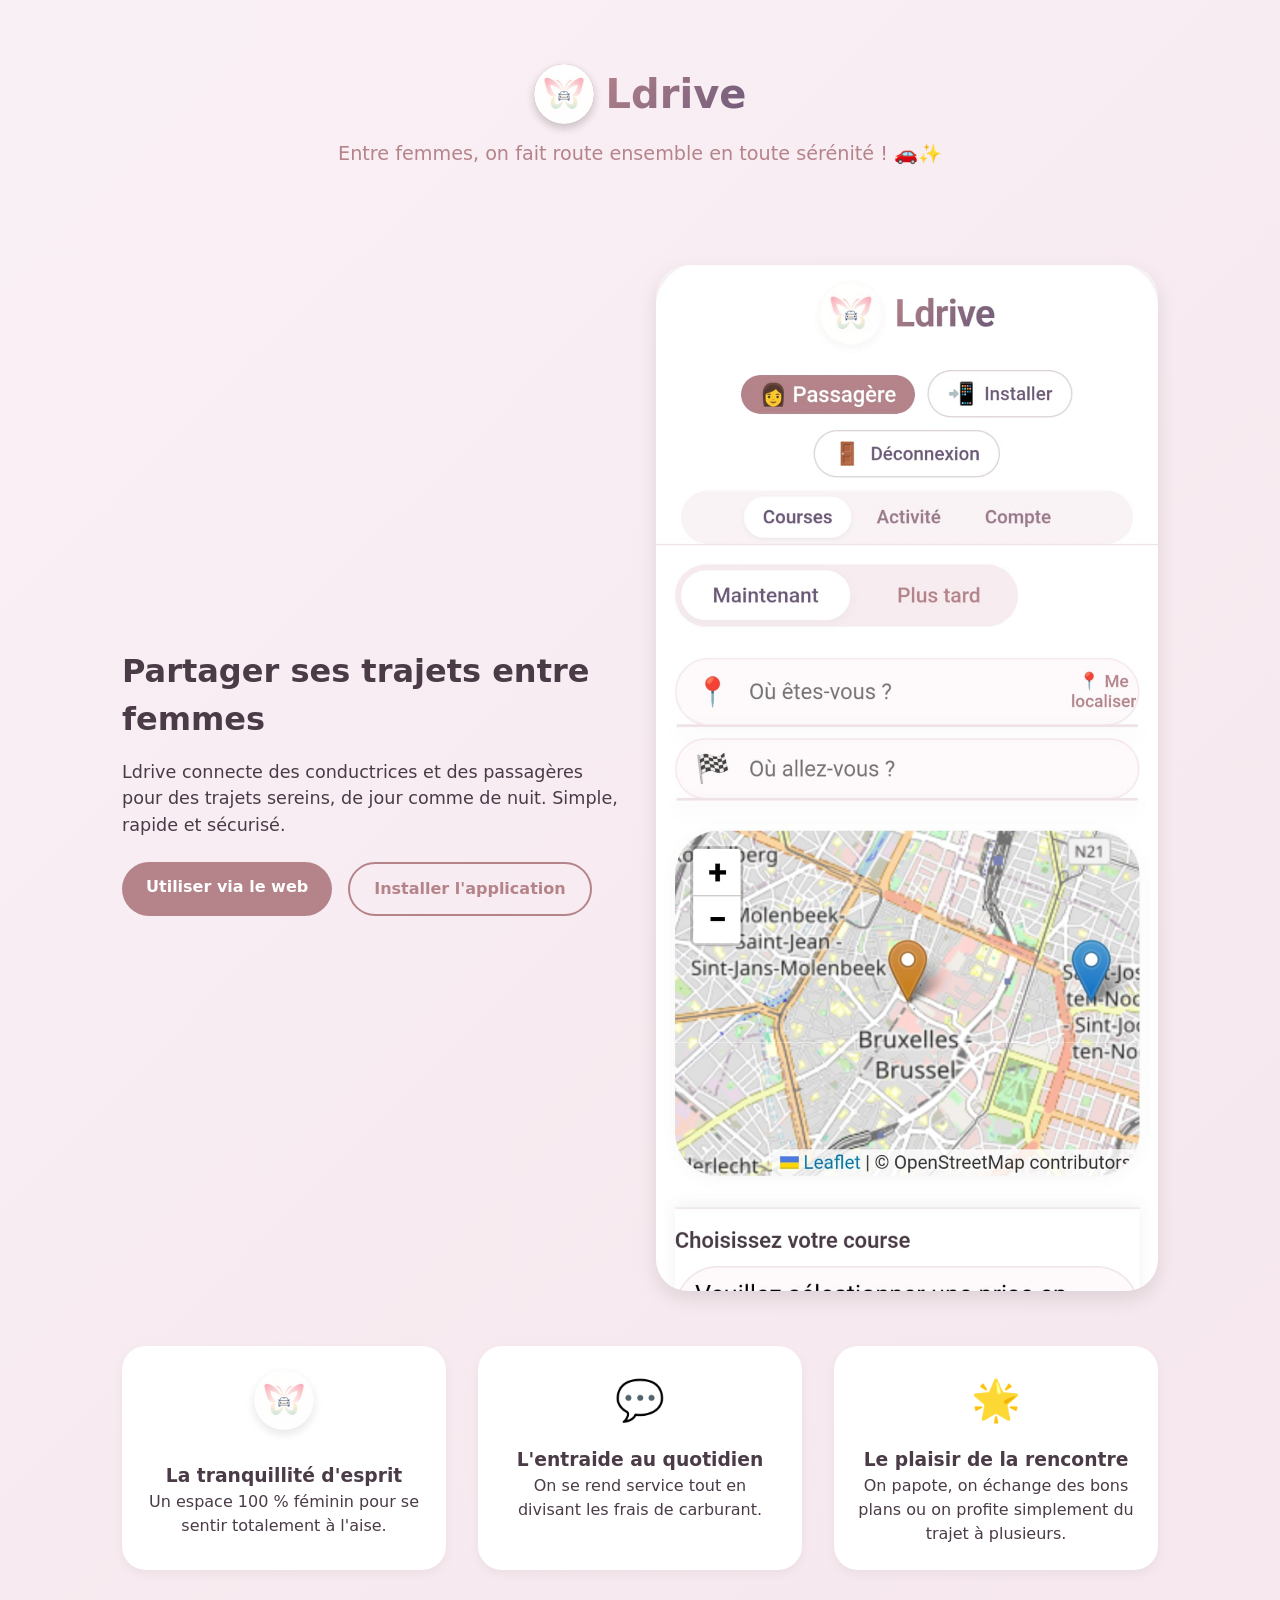
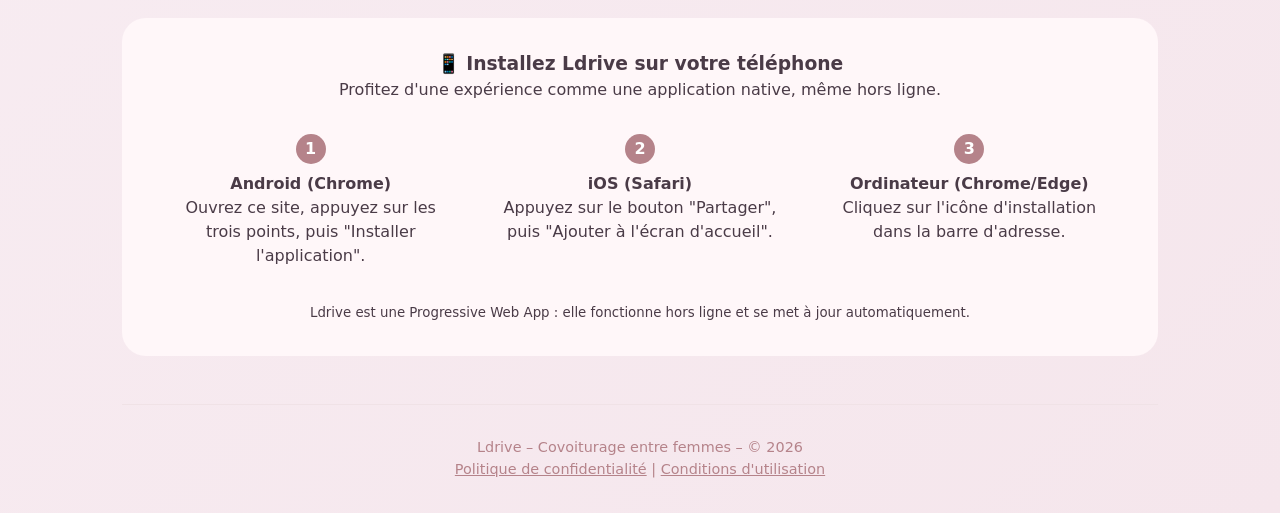
<file: index.html>
<!DOCTYPE html>
<html lang="fr">
<head>
    <meta charset="UTF-8">
    <meta name="viewport" content="width=device-width, initial-scale=1.0, viewport-fit=cover">
    <meta name="description" content="Ldrive - Transport entre femmes, en toute sécurité">
	<link rel="icon" type="image/png" href="img/favicon.png">
    <title>Ldrive | Transport entre femmes</title>
    <style>
        * { margin: 0; padding: 0; box-sizing: border-box; font-family: system-ui, -apple-system, 'Segoe UI', Roboto, Helvetica, Arial, sans-serif; }
        body { background: linear-gradient(135deg, #f9f0f5 0%, #f5e6ec 100%); color: #4a3b47; line-height: 1.5; }
        .container { max-width: 1100px; margin: 0 auto; padding: 2rem; }
        header { text-align: center; padding: 2rem 0 1rem; }
        .logo { display: flex; justify-content: center; align-items: center; gap: 12px; font-size: 2.5rem; font-weight: 700; margin-bottom: 1rem; }
        .logo-icon { background: #b5838a; width: 60px; height: 60px; display: inline-flex; align-items: center; justify-content: center; border-radius: 30px; font-size: 32px; box-shadow: 0 4px 10px rgba(0,0,0,0.1); }
        .logo-text { background: linear-gradient(135deg, #b5838a, #6d597a); background-clip: text; -webkit-background-clip: text; color: transparent; }
        .tagline { font-size: 1.2rem; color: #b5838a; margin-bottom: 2rem; }
        .hero { display: flex; flex-wrap: wrap; gap: 2rem; align-items: center; justify-content: space-between; margin: 3rem 0; }
        .hero-text { flex: 1; min-width: 250px; }
        .hero-text h2 { font-size: 2rem; margin-bottom: 1rem; }
        .hero-text p { margin-bottom: 1.5rem; font-size: 1.1rem; }
        .cta-buttons { display: flex; gap: 1rem; flex-wrap: wrap; }
        .btn { display: inline-block; background: #b5838a; color: white; text-decoration: none; padding: 0.8rem 1.5rem; border-radius: 50px; font-weight: 600; transition: transform 0.2s, background 0.2s; border: none; cursor: pointer; font-size: 1rem; }
        .btn:hover { background: #9f6f78; transform: translateY(-2px); }
        .btn-outline { background: transparent; border: 2px solid #b5838a; color: #b5838a; }
        .btn-outline:hover { background: #b5838a; color: white; }
        .features { display: grid; grid-template-columns: repeat(auto-fit, minmax(250px, 1fr)); gap: 2rem; margin: 3rem 0; }
        .feature-card { background: white; border-radius: 24px; padding: 1.5rem; text-align: center; box-shadow: 0 4px 12px rgba(0,0,0,0.05); }
        .feature-icon { font-size: 2.5rem; margin-bottom: 1rem; }
        .install-steps { background: #fff7f9; border-radius: 24px; padding: 2rem; margin: 2rem 0; }
        .steps { display: flex; flex-wrap: wrap; gap: 1rem; justify-content: center; margin-top: 1rem; }
        .step { flex: 1; min-width: 180px; text-align: center; padding: 1rem; }
        .step-number { background: #b5838a; color: white; width: 30px; height: 30px; border-radius: 50%; display: inline-flex; align-items: center; justify-content: center; margin-bottom: 0.5rem; font-weight: bold; }
        footer { text-align: center; margin-top: 3rem; padding-top: 2rem; border-top: 1px solid #f0e2e6; font-size: 0.9rem; color: #b5838a; }
        @media (max-width: 768px) { .container { padding: 1rem; } .hero { flex-direction: column; text-align: center; } .cta-buttons { justify-content: center; } }
    </style>
</head>
<body>
    <div class="container">
        <header>
            <div class="logo">
                <span class="logo-icon"><img src="img/logo-icon.png" alt="Logo" class="logo-icon"></span>
                <span class="logo-text">Ldrive</span>
            </div>
            <div class="tagline">Entre femmes, on fait route ensemble en toute sérénité ! 🚗✨</div>
        </header>

        <div class="hero">
            <div class="hero-text">
                <h2>Partager ses trajets entre femmes</h2>
                <p>Ldrive connecte des conductrices et des passagères pour des trajets sereins, de jour comme de nuit. Simple, rapide et sécurisé.</p>
                <div class="cta-buttons">
                    <a href="app.html" class="btn">Utiliser via le web</a>
                    <a href="app.html" class="btn btn-outline">Installer l'application</a>
                </div>
            </div>
            <div style="flex:1; text-align:center;">
                <img src="img/app-preview.png" alt="Aperçu Ldrive" style="max-width: 100%; border-radius: 32px; box-shadow: 0 8px 20px rgba(0,0,0,0.1);">
            </div>
        </div>

        <div class="features">
            <div class="feature-card">
                <div class="feature-icon"> <img src="img/logo-icon.png" alt="Logo" class="logo-icon"></div>
                <h3>La tranquillité d'esprit</h3>
                <p>Un espace 100 % féminin pour se sentir totalement à l'aise.</p>
            </div>
            <div class="feature-card">
                <div class="feature-icon">💬</div>
                <h3>L'entraide au quotidien</h3>
                <p>On se rend service tout en divisant les frais de carburant.</p>
            </div>
            <div class="feature-card">
                <div class="feature-icon">🌟</div>
                <h3>Le plaisir de la rencontre</h3>
                <p>On papote, on échange des bons plans ou on profite simplement du trajet à plusieurs.
</p>
            </div>
        </div>

        <div class="install-steps">
            <h3 style="text-align:center;">📱 Installez Ldrive sur votre téléphone</h3>
            <p style="text-align:center;">Profitez d'une expérience comme une application native, même hors ligne.</p>
            <div class="steps">
                <div class="step">
                    <div class="step-number">1</div>
                    <p><strong>Android (Chrome)</strong><br>Ouvrez ce site, appuyez sur les trois points, puis "Installer l'application".</p>
                </div>
                <div class="step">
                    <div class="step-number">2</div>
                    <p><strong>iOS (Safari)</strong><br>Appuyez sur le bouton "Partager", puis "Ajouter à l'écran d'accueil".</p>
                </div>
                <div class="step">
                    <div class="step-number">3</div>
                    <p><strong>Ordinateur (Chrome/Edge)</strong><br>Cliquez sur l'icône d'installation dans la barre d'adresse.</p>
                </div>
            </div>
            <p style="text-align:center; margin-top:1rem;"><small>Ldrive est une Progressive Web App : elle fonctionne hors ligne et se met à jour automatiquement.</small></p>
        </div>

        <footer>
            <p>Ldrive – Covoiturage entre femmes – © 2026</p>
            <p><a href="privacy.html" style="color:#b5838a;">Politique de confidentialité</a> | <a href="terms.html" style="color:#b5838a;">Conditions d'utilisation</a></p>
        </footer>
    </div>
</body>
</html>
</file>
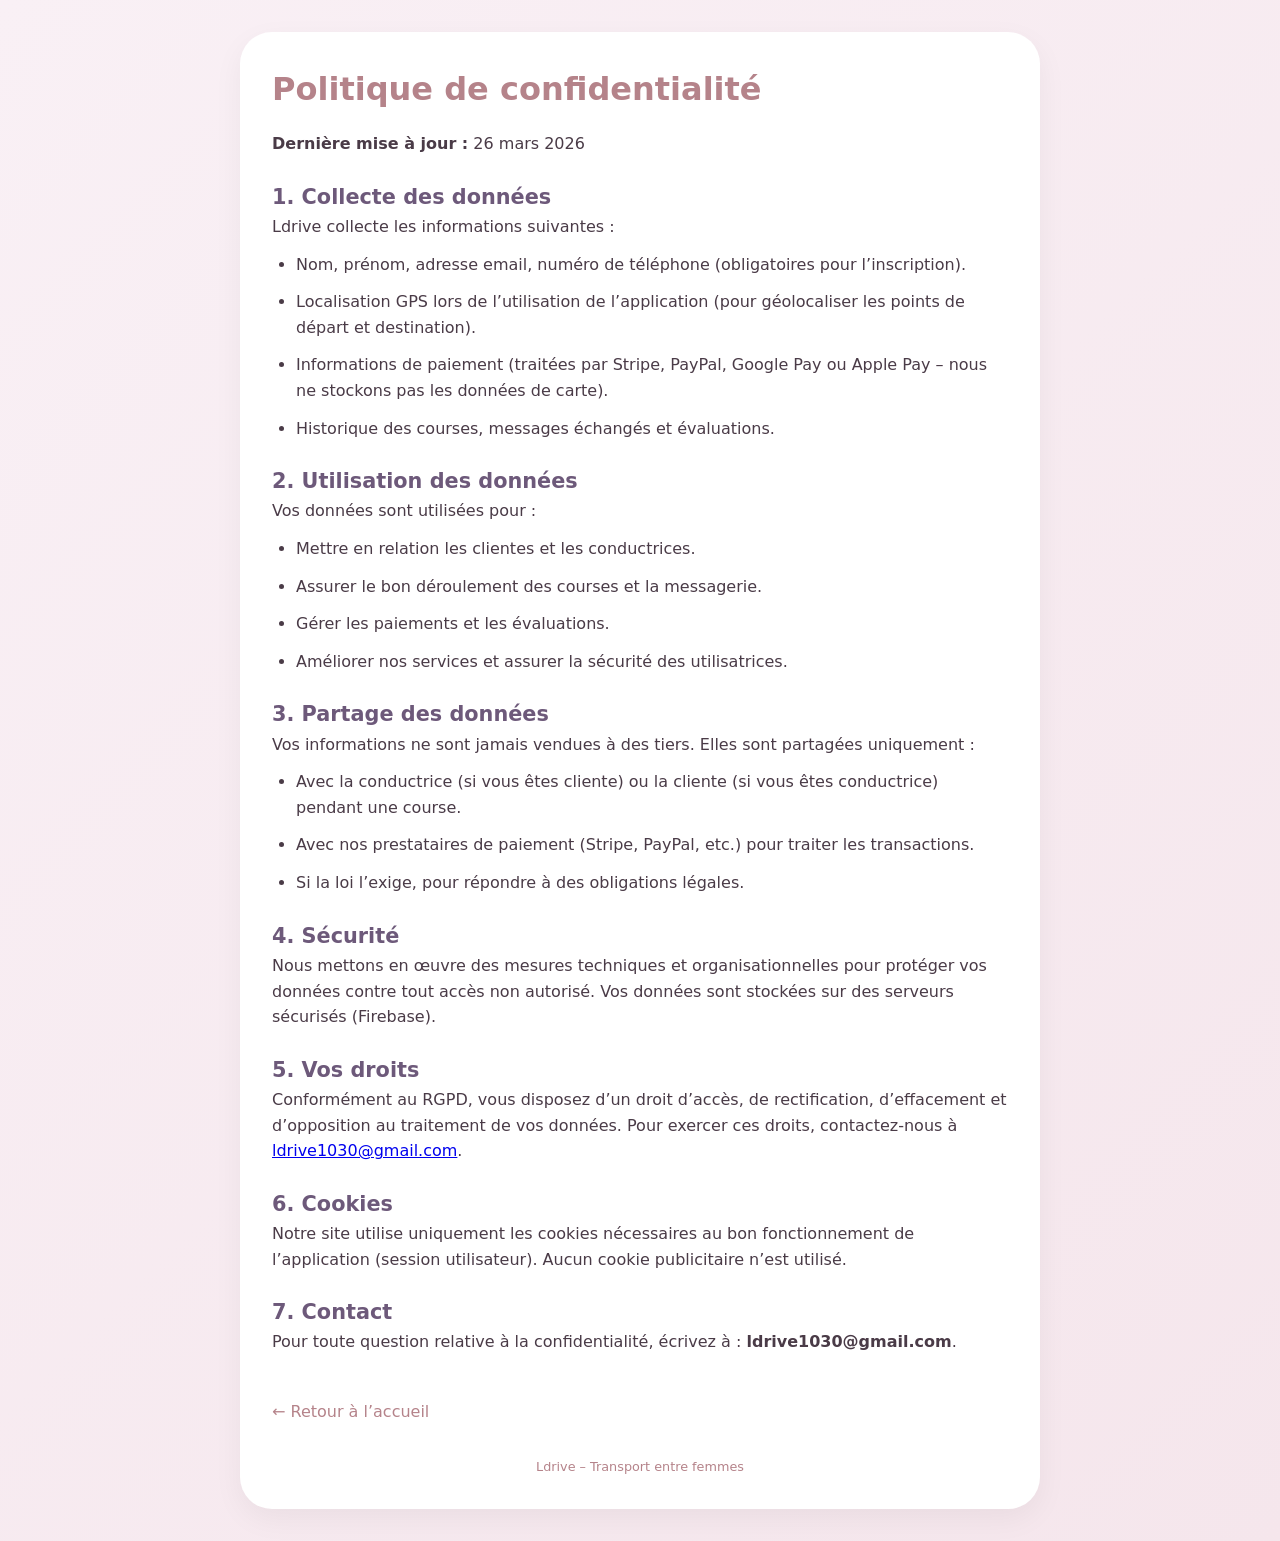
<file: privacy.html>
<!DOCTYPE html>
<html lang="fr">
<head>
    <meta charset="UTF-8">
    <meta name="viewport" content="width=device-width, initial-scale=1.0">
	<link rel="icon" type="image/png" href="img/favicon.png">
    <title>Politique de confidentialité | Ldrive</title>
    <style>
        * {
            margin: 0;
            padding: 0;
            box-sizing: border-box;
            font-family: system-ui, -apple-system, 'Segoe UI', Roboto, Helvetica, Arial, sans-serif;
        }
        body {
            background: linear-gradient(135deg, #f9f0f5 0%, #f5e6ec 100%);
            color: #4a3b47;
            line-height: 1.6;
            padding: 2rem;
        }
        .container {
            max-width: 800px;
            margin: 0 auto;
            background: white;
            border-radius: 32px;
            padding: 2rem;
            box-shadow: 0 10px 30px rgba(0,0,0,0.05);
        }
        h1 {
            color: #b5838a;
            margin-bottom: 1rem;
        }
        h2 {
            margin-top: 1.5rem;
            font-size: 1.3rem;
            color: #6d597a;
        }
        p, li {
            margin-bottom: 0.75rem;
        }
        ul {
            margin-left: 1.5rem;
        }
        .back-link {
            display: inline-block;
            margin-top: 2rem;
            color: #b5838a;
            text-decoration: none;
            font-weight: 500;
        }
        .back-link:hover {
            text-decoration: underline;
        }
        footer {
            margin-top: 2rem;
            text-align: center;
            font-size: 0.8rem;
            color: #b5838a;
        }
    </style>
</head>
<body>
    <div class="container">
        <h1>Politique de confidentialité</h1>
        <p><strong>Dernière mise à jour :</strong> 26 mars 2026</p>

        <h2>1. Collecte des données</h2>
        <p>Ldrive collecte les informations suivantes :</p>
        <ul>
            <li>Nom, prénom, adresse email, numéro de téléphone (obligatoires pour l’inscription).</li>
            <li>Localisation GPS lors de l’utilisation de l’application (pour géolocaliser les points de départ et destination).</li>
            <li>Informations de paiement (traitées par Stripe, PayPal, Google Pay ou Apple Pay – nous ne stockons pas les données de carte).</li>
            <li>Historique des courses, messages échangés et évaluations.</li>
        </ul>

        <h2>2. Utilisation des données</h2>
        <p>Vos données sont utilisées pour :</p>
        <ul>
            <li>Mettre en relation les clientes et les conductrices.</li>
            <li>Assurer le bon déroulement des courses et la messagerie.</li>
            <li>Gérer les paiements et les évaluations.</li>
            <li>Améliorer nos services et assurer la sécurité des utilisatrices.</li>
        </ul>

        <h2>3. Partage des données</h2>
        <p>Vos informations ne sont jamais vendues à des tiers. Elles sont partagées uniquement :</p>
        <ul>
            <li>Avec la conductrice (si vous êtes cliente) ou la cliente (si vous êtes conductrice) pendant une course.</li>
            <li>Avec nos prestataires de paiement (Stripe, PayPal, etc.) pour traiter les transactions.</li>
            <li>Si la loi l’exige, pour répondre à des obligations légales.</li>
        </ul>

        <h2>4. Sécurité</h2>
        <p>Nous mettons en œuvre des mesures techniques et organisationnelles pour protéger vos données contre tout accès non autorisé. Vos données sont stockées sur des serveurs sécurisés (Firebase).</p>

        <h2>5. Vos droits</h2>
        <p>Conformément au RGPD, vous disposez d’un droit d’accès, de rectification, d’effacement et d’opposition au traitement de vos données. Pour exercer ces droits, contactez-nous à <a href="mailto:ldrive1030@gmail.com">ldrive1030@gmail.com</a>.</p>

        <h2>6. Cookies</h2>
        <p>Notre site utilise uniquement les cookies nécessaires au bon fonctionnement de l’application (session utilisateur). Aucun cookie publicitaire n’est utilisé.</p>

        <h2>7. Contact</h2>
        <p>Pour toute question relative à la confidentialité, écrivez à : <strong>ldrive1030@gmail.com</strong>.</p>

        <a href="index.html" class="back-link">← Retour à l’accueil</a>
        <footer>Ldrive – Transport entre femmes</footer>
    </div>
</body>
</html>
</file>
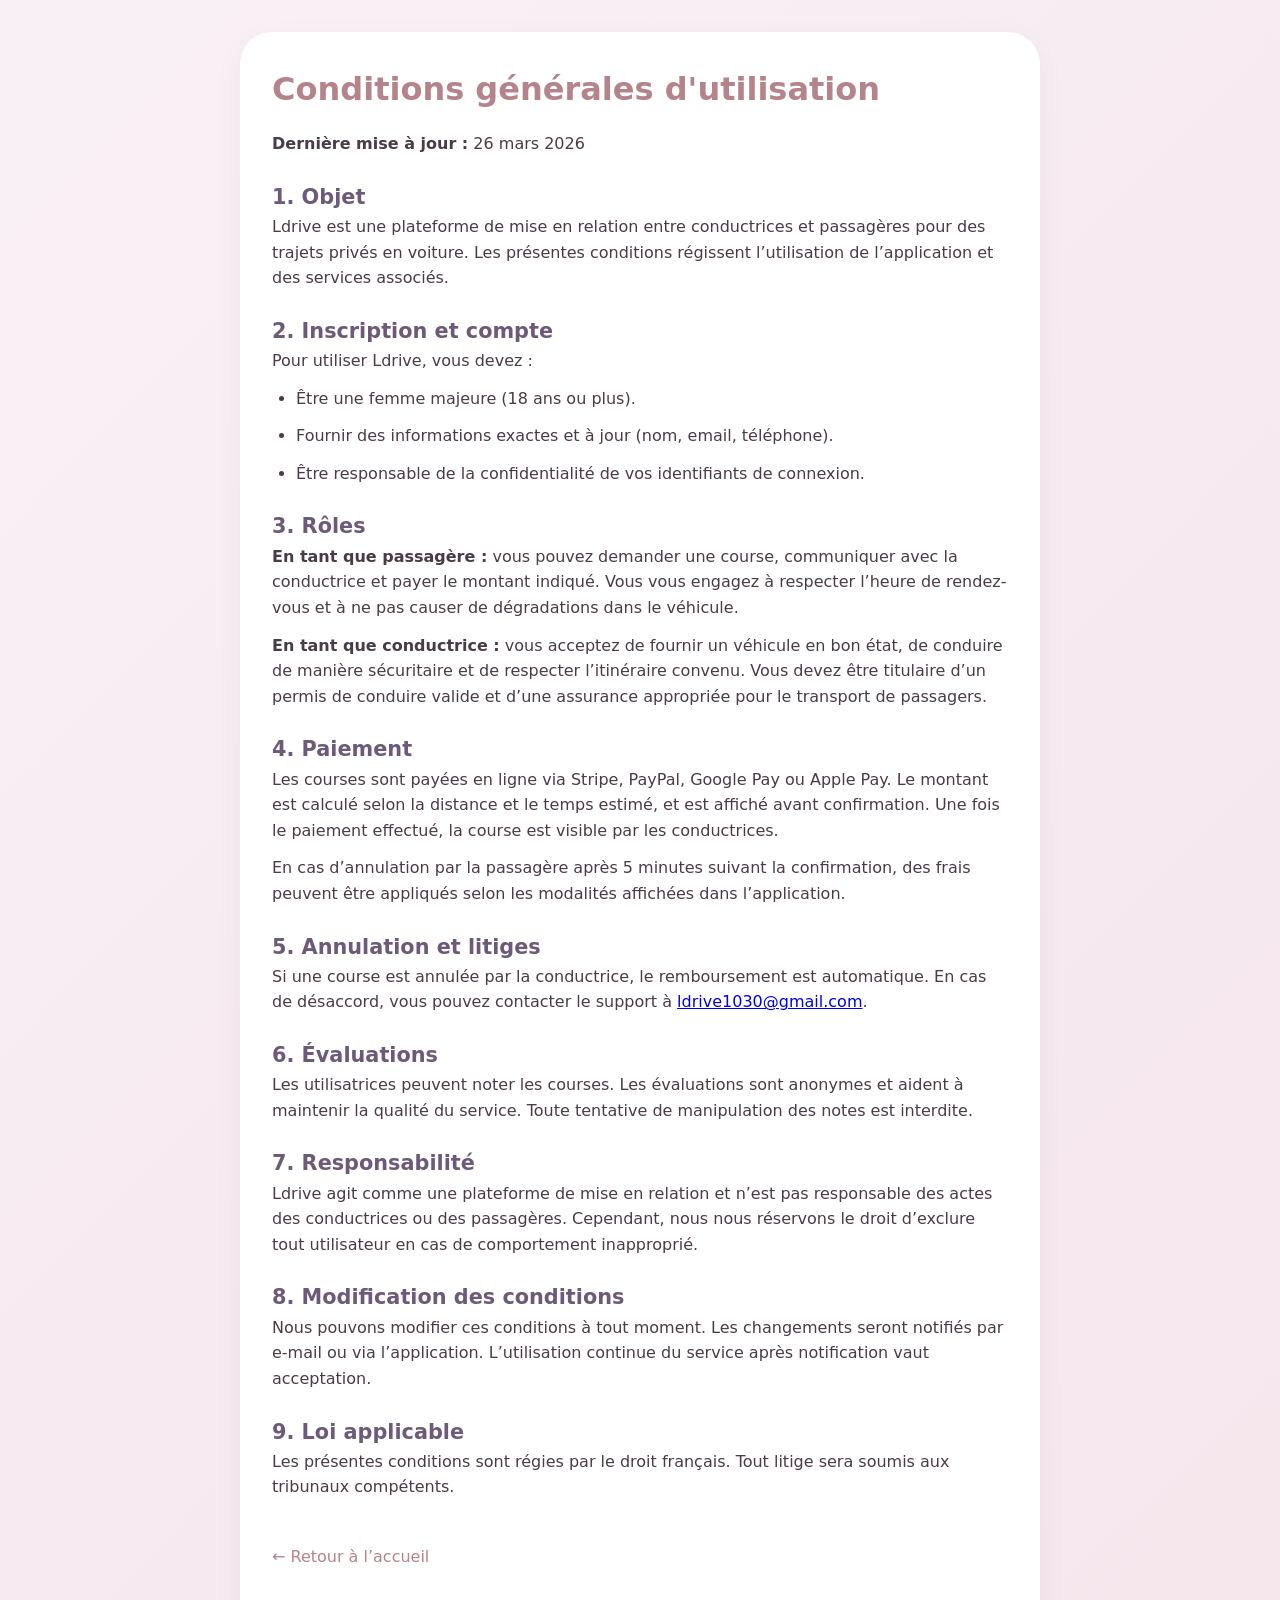
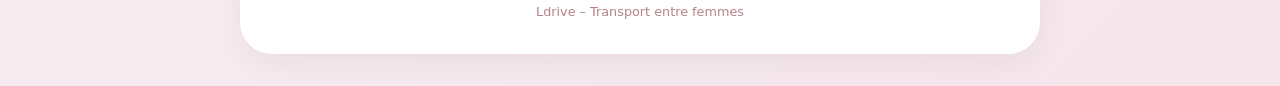
<file: terms.html>
<!DOCTYPE html>
<html lang="fr">
<head>
    <meta charset="UTF-8">
    <meta name="viewport" content="width=device-width, initial-scale=1.0">
	<link rel="icon" type="image/png" href="img/favicon.png">
    <title>Conditions d'utilisation | Ldrive</title>
    <style>
        * {
            margin: 0;
            padding: 0;
            box-sizing: border-box;
            font-family: system-ui, -apple-system, 'Segoe UI', Roboto, Helvetica, Arial, sans-serif;
        }
        body {
            background: linear-gradient(135deg, #f9f0f5 0%, #f5e6ec 100%);
            color: #4a3b47;
            line-height: 1.6;
            padding: 2rem;
        }
        .container {
            max-width: 800px;
            margin: 0 auto;
            background: white;
            border-radius: 32px;
            padding: 2rem;
            box-shadow: 0 10px 30px rgba(0,0,0,0.05);
        }
        h1 {
            color: #b5838a;
            margin-bottom: 1rem;
        }
        h2 {
            margin-top: 1.5rem;
            font-size: 1.3rem;
            color: #6d597a;
        }
        p, li {
            margin-bottom: 0.75rem;
        }
        ul {
            margin-left: 1.5rem;
        }
        .back-link {
            display: inline-block;
            margin-top: 2rem;
            color: #b5838a;
            text-decoration: none;
            font-weight: 500;
        }
        .back-link:hover {
            text-decoration: underline;
        }
        footer {
            margin-top: 2rem;
            text-align: center;
            font-size: 0.8rem;
            color: #b5838a;
        }
    </style>
</head>
<body>
    <div class="container">
        <h1>Conditions générales d'utilisation</h1>
        <p><strong>Dernière mise à jour :</strong> 26 mars 2026</p>

        <h2>1. Objet</h2>
        <p>Ldrive est une plateforme de mise en relation entre conductrices et passagères pour des trajets privés en voiture. Les présentes conditions régissent l’utilisation de l’application et des services associés.</p>

        <h2>2. Inscription et compte</h2>
        <p>Pour utiliser Ldrive, vous devez :</p>
        <ul>
            <li>Être une femme majeure (18 ans ou plus).</li>
            <li>Fournir des informations exactes et à jour (nom, email, téléphone).</li>
            <li>Être responsable de la confidentialité de vos identifiants de connexion.</li>
        </ul>

        <h2>3. Rôles</h2>
        <p><strong>En tant que passagère :</strong> vous pouvez demander une course, communiquer avec la conductrice et payer le montant indiqué. Vous vous engagez à respecter l’heure de rendez-vous et à ne pas causer de dégradations dans le véhicule.</p>
        <p><strong>En tant que conductrice :</strong> vous acceptez de fournir un véhicule en bon état, de conduire de manière sécuritaire et de respecter l’itinéraire convenu. Vous devez être titulaire d’un permis de conduire valide et d’une assurance appropriée pour le transport de passagers.</p>

        <h2>4. Paiement</h2>
        <p>Les courses sont payées en ligne via Stripe, PayPal, Google Pay ou Apple Pay. Le montant est calculé selon la distance et le temps estimé, et est affiché avant confirmation. Une fois le paiement effectué, la course est visible par les conductrices.</p>
        <p>En cas d’annulation par la passagère après 5 minutes suivant la confirmation, des frais peuvent être appliqués selon les modalités affichées dans l’application.</p>

        <h2>5. Annulation et litiges</h2>
        <p>Si une course est annulée par la conductrice, le remboursement est automatique. En cas de désaccord, vous pouvez contacter le support à <a href="mailto:ldrive1030@gmail.com">ldrive1030@gmail.com</a>.</p>

        <h2>6. Évaluations</h2>
        <p>Les utilisatrices peuvent noter les courses. Les évaluations sont anonymes et aident à maintenir la qualité du service. Toute tentative de manipulation des notes est interdite.</p>

        <h2>7. Responsabilité</h2>
        <p>Ldrive agit comme une plateforme de mise en relation et n’est pas responsable des actes des conductrices ou des passagères. Cependant, nous nous réservons le droit d’exclure tout utilisateur en cas de comportement inapproprié.</p>

        <h2>8. Modification des conditions</h2>
        <p>Nous pouvons modifier ces conditions à tout moment. Les changements seront notifiés par e-mail ou via l’application. L’utilisation continue du service après notification vaut acceptation.</p>

        <h2>9. Loi applicable</h2>
        <p>Les présentes conditions sont régies par le droit français. Tout litige sera soumis aux tribunaux compétents.</p>

        <a href="index.html" class="back-link">← Retour à l’accueil</a>
        <footer>Ldrive – Transport entre femmes</footer>
    </div>
</body>
</html>
</file>
